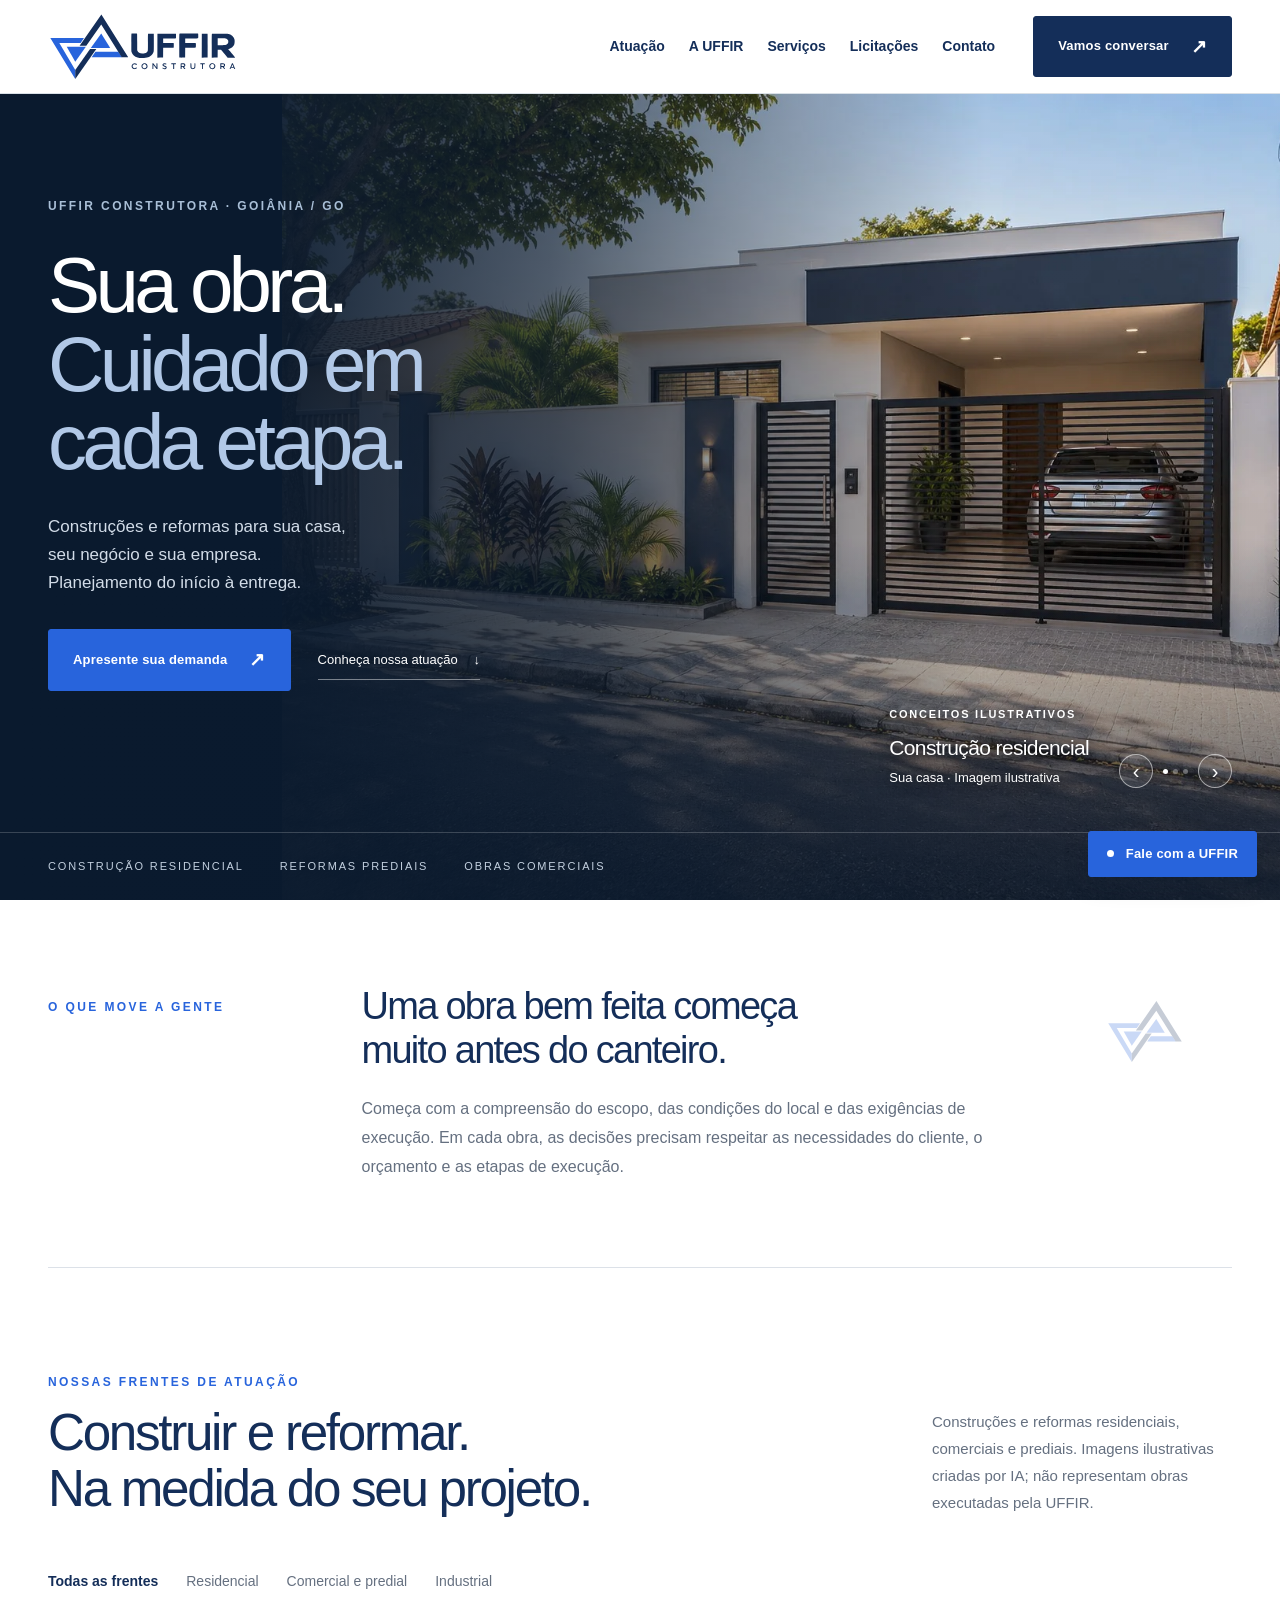
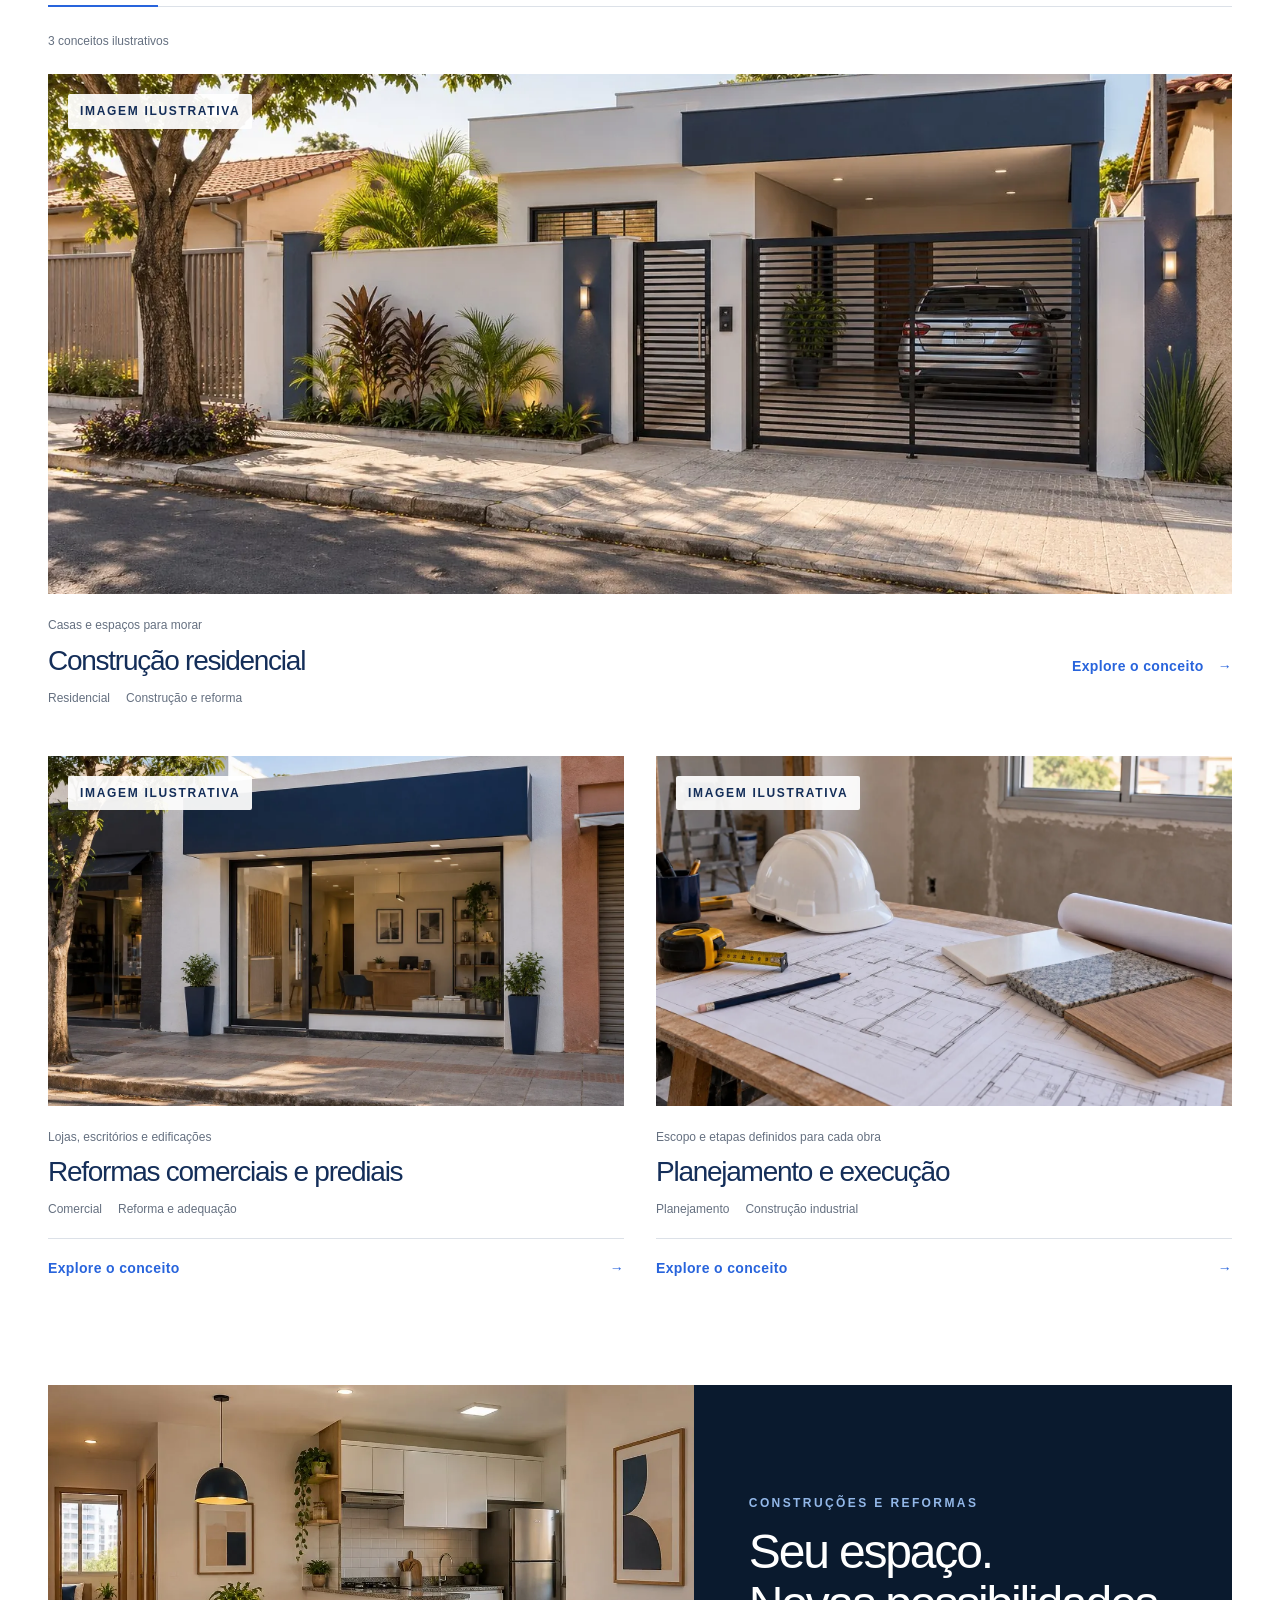
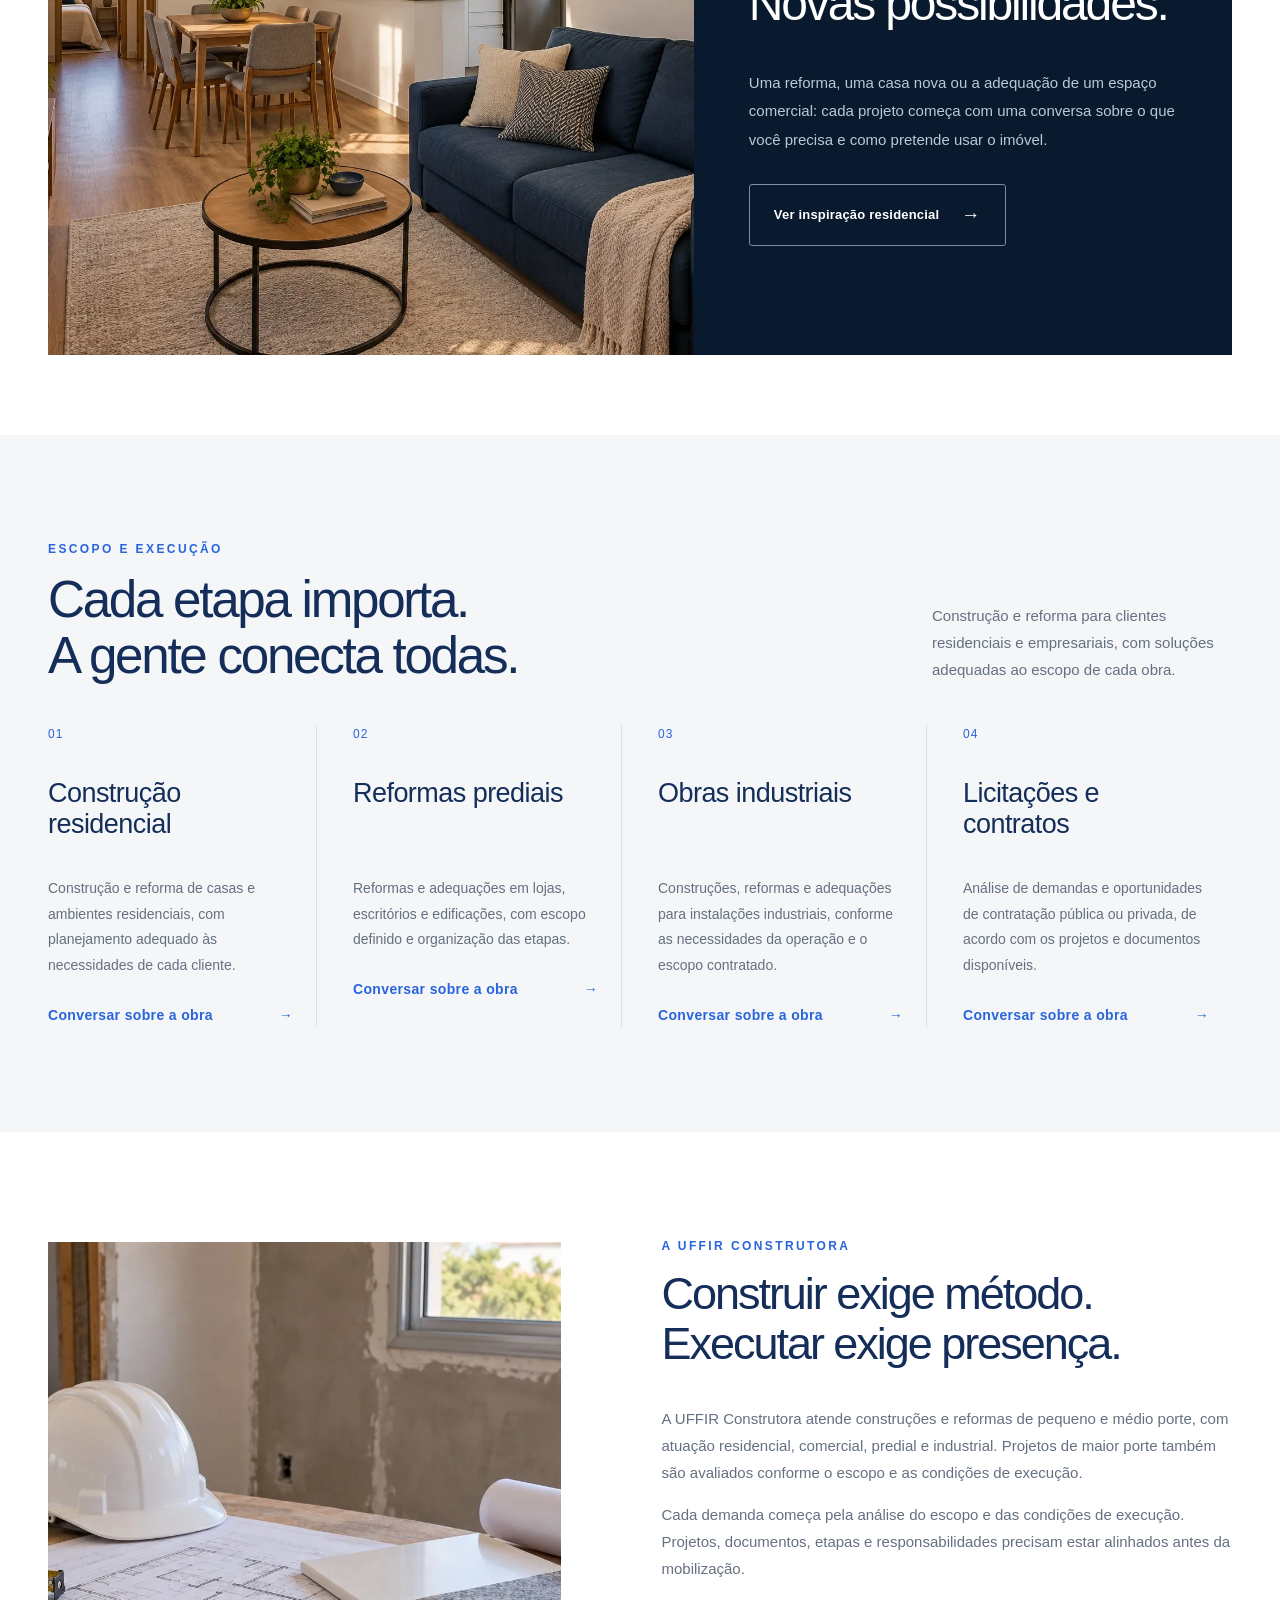
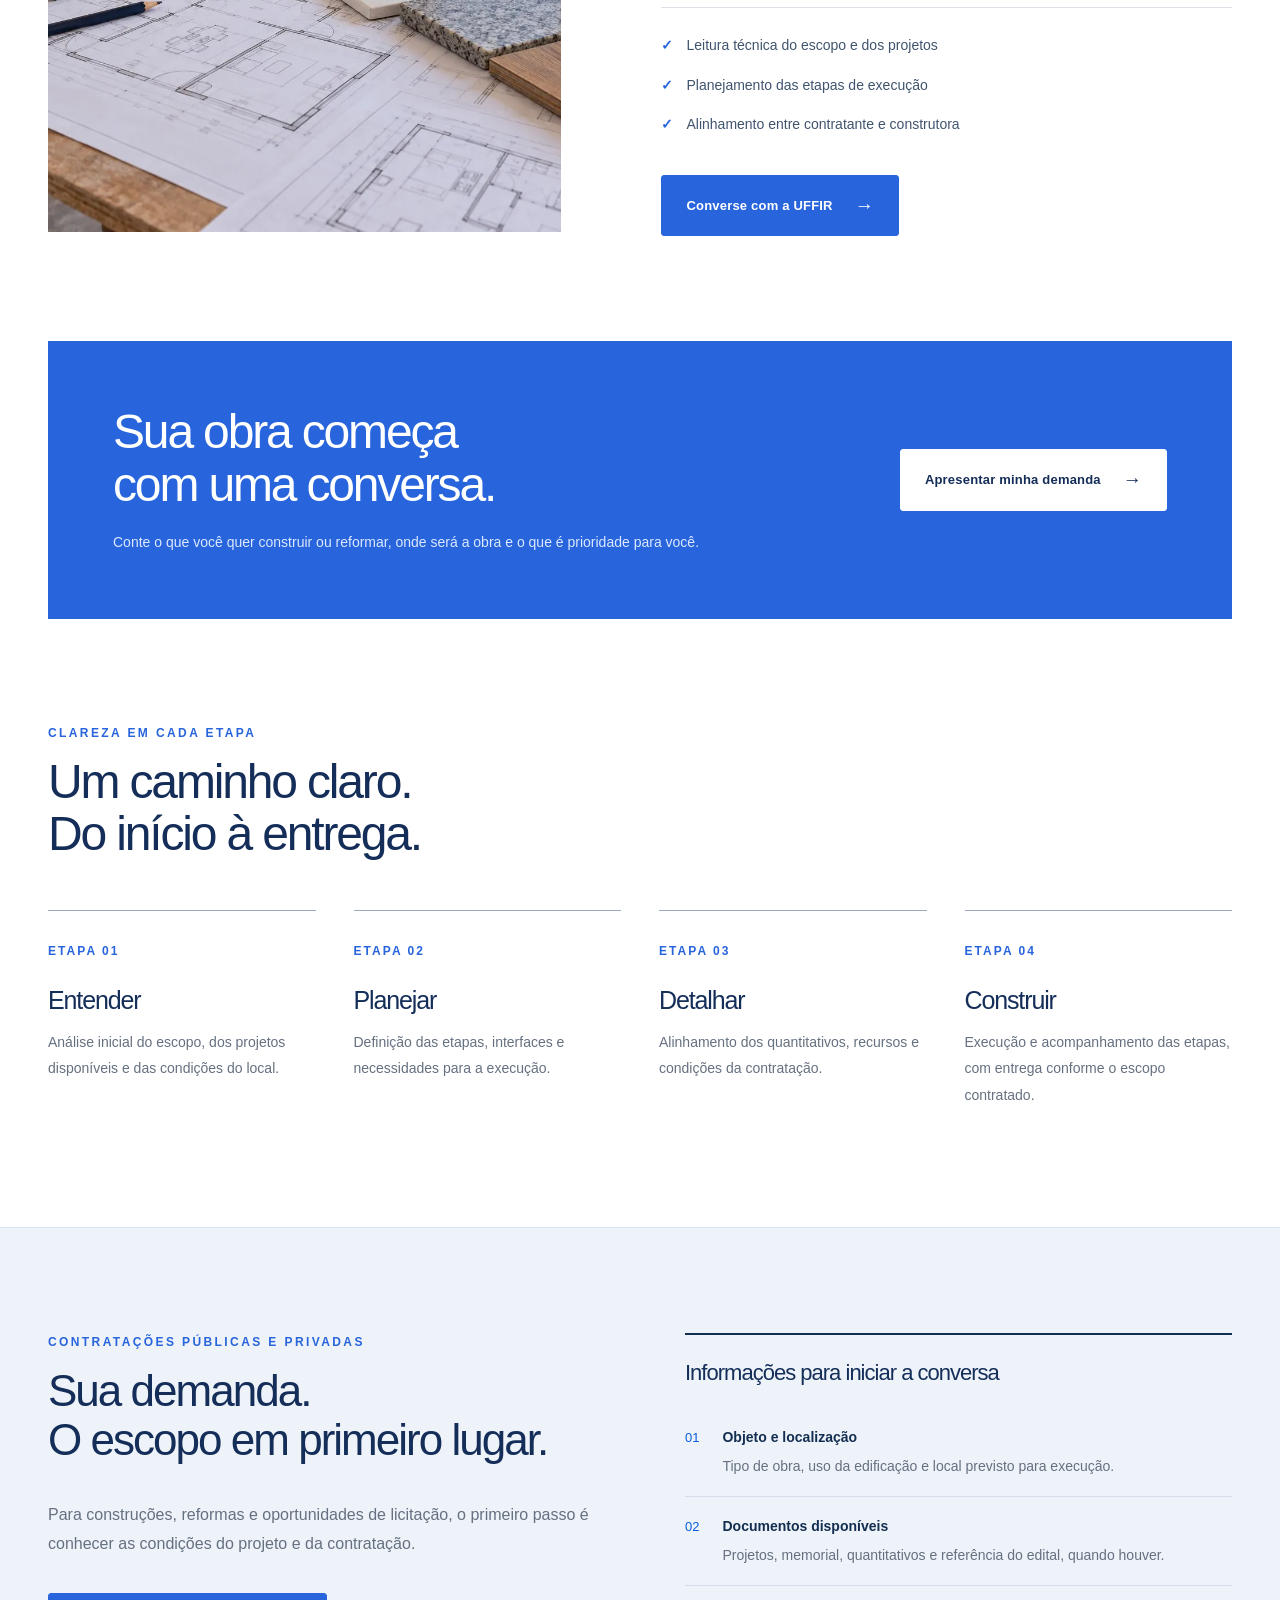
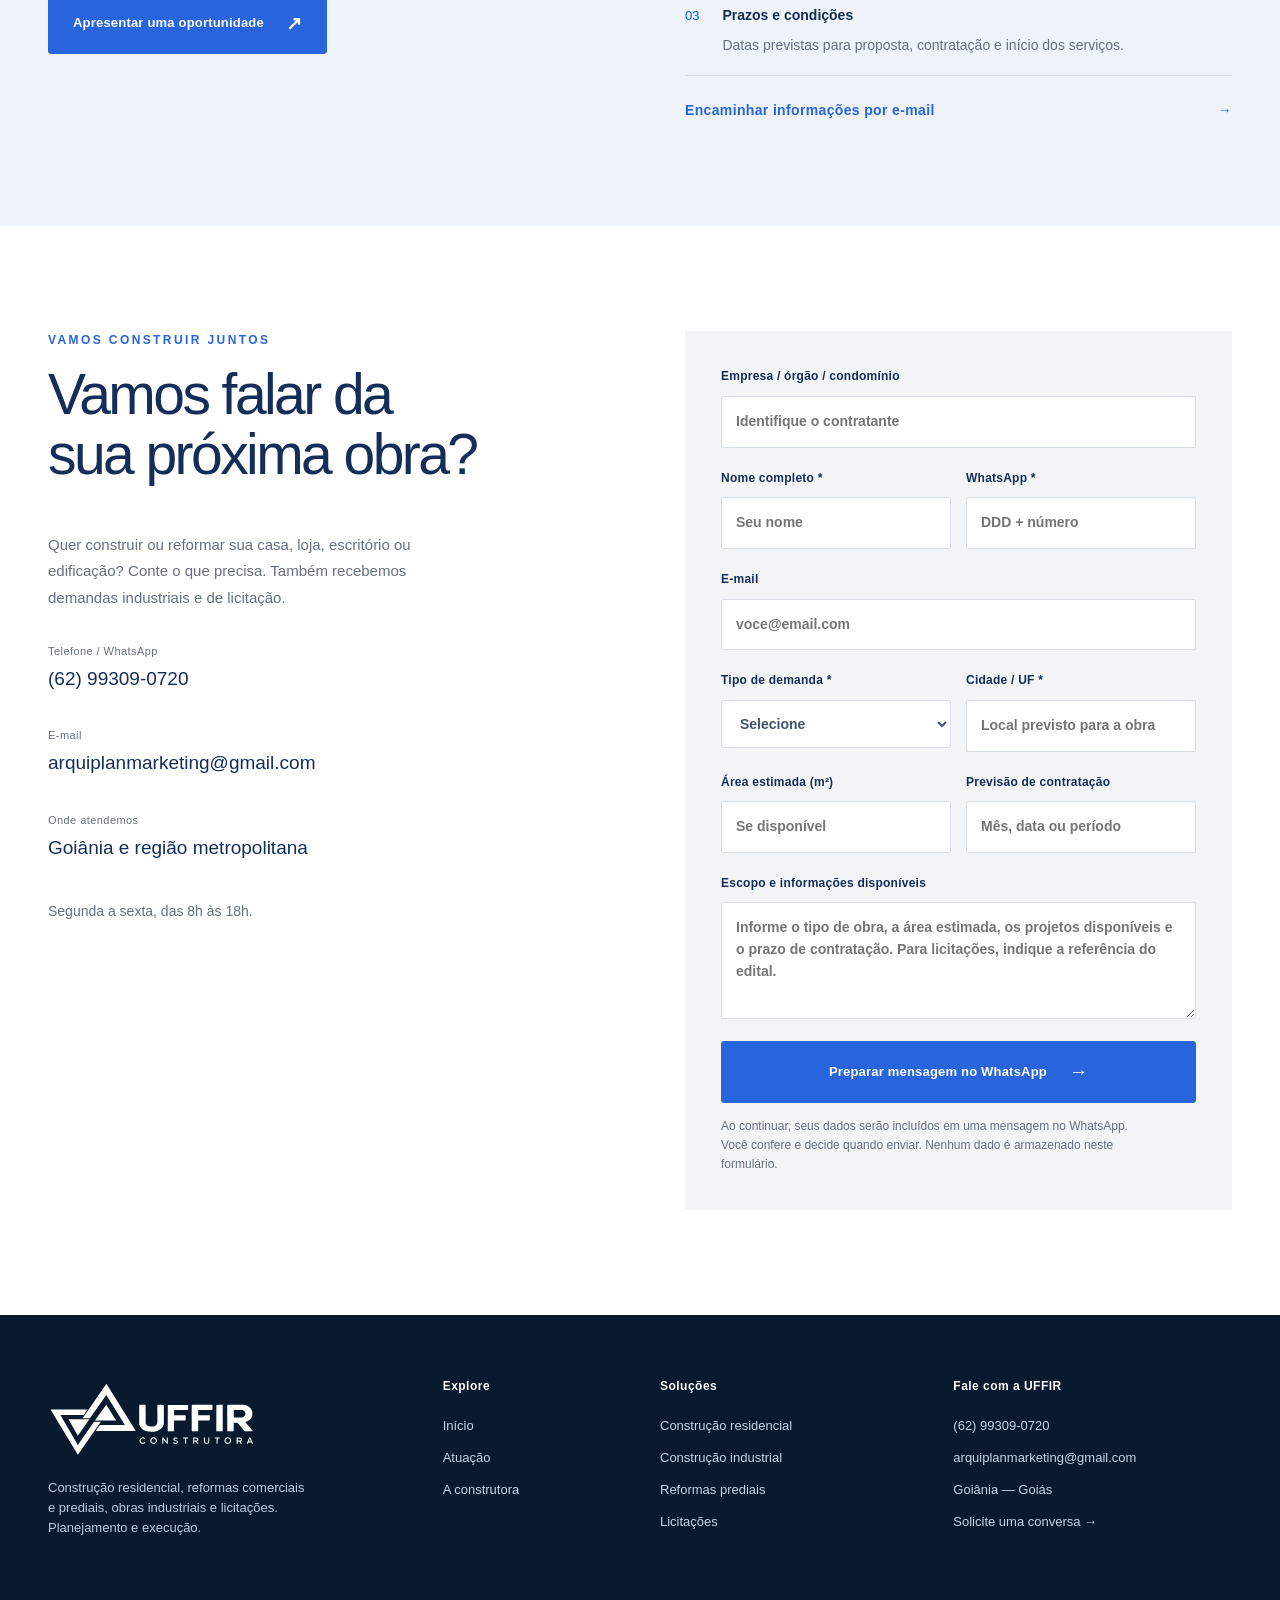
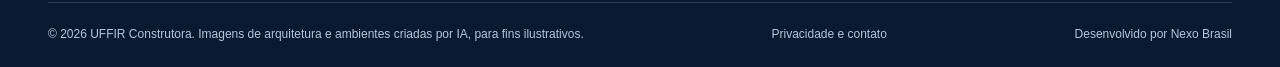
<file: index.html>
<!doctype html>
<html lang="pt-BR">
<head><meta charset="utf-8"><meta name="viewport" content="width=device-width, initial-scale=1"><meta name="theme-color" content="#142E59"><meta name="description" content="UFFIR Construtora: construções e reformas residenciais, comerciais, prediais e industriais em Goiânia. Converse sobre sua obra."><title>UFFIR Construtora | Construções e reformas em Goiânia</title><link rel="icon" type="image/svg+xml" href="images/v-e86c2d29ff.svg"><link rel="canonical" href="https://www.uffir.com.br/"><style>

:root{--navy:#163867;--blue:#0767df;--deep:#102c51;--muted:#697689;--line:#dce2ea;--pale:#f1f5fb;--radius:18px}*{box-sizing:border-box}html{scroll-behavior:smooth;scroll-padding-top:90px}body{margin:0;color:var(--navy);background:#fff;font:16px/1.55 Arial,Helvetica,sans-serif}a{color:inherit;text-decoration:none}button,input,select,textarea{font:inherit}button,a,input,select,textarea{-webkit-tap-highlight-color:transparent}button{cursor:pointer}button:focus-visible,a:focus-visible,input:focus-visible,select:focus-visible,textarea:focus-visible{outline:3px solid #1489ff;outline-offset:4px}img{display:block;max-width:100%}button{color:inherit}h1,h2,h3,p{margin-top:0}h1,h2,h3{line-height:1.15;letter-spacing:-.035em}h2{font-size:clamp(28px,3vw,42px);font-weight:600}h3{font-size:23px;font-weight:600}p{color:var(--muted)}.wrap{width:min(1220px,calc(100% - 64px));margin:auto}.btn{display:inline-flex;align-items:center;justify-content:center;gap:12px;min-height:47px;padding:12px 23px;border-radius:30px;background:var(--blue);color:#fff;border:1px solid var(--blue);font-size:14px;font-weight:600;transition:background .2s,transform .2s}.btn:hover{background:#0654b5;border-color:#0654b5;transform:translateY(-1px)}.btn.outline{background:transparent;color:var(--blue);border-color:#9dbce8}.btn.white{background:#fff;color:var(--navy);border-color:#fff}.btn.ghost{background:transparent;color:#fff;border-color:#8daccd}.eyebrow{display:block;color:var(--blue);font-size:12px;font-weight:700;letter-spacing:.16em;text-transform:uppercase;margin-bottom:14px}.brand{display:flex;align-items:center;gap:9px;flex-shrink:0}.brand img{width:69px;height:65px;object-fit:contain;mix-blend-mode:multiply}.brand strong{display:block;font-size:26px;letter-spacing:-1.2px;line-height:1}.brand small{display:block;letter-spacing:.3em;font-size:10px;margin-top:6px;font-weight:700}.header{height:86px;position:sticky;top:0;z-index:30;background:#fff;box-shadow:0 2px 15px #0a27410d}.header .wrap{display:flex;height:100%;align-items:center;justify-content:space-between;gap:24px}.nav{display:flex;align-items:center;gap:27px;font-size:14px;font-weight:600}.nav a{position:relative;padding:31px 0}.nav a:hover,.nav a.active{color:var(--blue)}.nav a.active:before{position:absolute;content:'';height:4px;border-radius:0 0 4px 4px;background:var(--blue);top:0;left:20%;width:60%}.header-actions{display:flex;align-items:center;gap:12px}.menu{display:none;background:transparent;border:1px solid var(--line);border-radius:8px;padding:8px 12px;font-size:20px}.hero{height:620px;position:relative;background:#173455;isolation:isolate;overflow:hidden}.hero-bg{position:absolute;inset:0;height:100%;width:100%;object-fit:cover;object-position:center 56%;z-index:-2;transition:opacity .3s}.hero:after{content:'';position:absolute;inset:0;background:linear-gradient(90deg,#102d5340,transparent 65%,#06182d55);z-index:-1}.hero .wrap{height:100%;display:flex;align-items:center;justify-content:space-between;gap:55px}.finder{background:#fff;width:490px;flex-shrink:0;padding:34px;border-radius:20px;box-shadow:0 15px 65px #10253c1f}.finder h1{font-size:31px;font-weight:600;margin-bottom:13px}.finder p{font-size:14px;line-height:1.5;margin-bottom:22px}.choice-row{display:flex;gap:7px;margin-bottom:23px;flex-wrap:wrap}.choice{position:relative;flex:1}.choice input{position:absolute;opacity:0}.choice span{display:block;text-align:center;border:1px solid var(--line);border-radius:30px;padding:10px 7px;color:var(--muted);font-size:14px;cursor:pointer}.choice input:checked+span{color:var(--blue);background:#edf5ff;border-color:var(--blue)}.choice input:focus-visible+span{outline:3px solid var(--blue);outline-offset:3px}.fields{display:grid;grid-template-columns:1fr 1fr;gap:14px}.field{display:flex;flex-direction:column;gap:7px;text-align:left;font-size:13px;font-weight:600;color:var(--navy)}input,select,textarea{width:100%;min-width:0;border:1px solid var(--line);border-radius:9px;background:#fff;padding:13px 11px;min-height:47px;color:#43546b;font-size:14px}textarea{resize:vertical}.finder .btn{width:100%;margin-top:21px}.hero-caption{align-self:flex-end;color:#fff;text-align:right;margin-bottom:60px;max-width:370px;text-shadow:0 2px 12px #0006}.hero-caption .eyebrow{color:#fff}.hero-caption h2{font-size:34px;margin-bottom:8px}.hero-caption p{color:#fff;font-size:14px}.slide-controls{display:flex;align-items:center;justify-content:flex-end;gap:10px}.circle{width:40px;height:40px;display:inline-grid;place-items:center;border:1px solid #ffffff8c;border-radius:50%;background:#ffffff15;color:#fff;font-size:24px;line-height:1}.dots{display:flex;gap:7px;margin:0 8px}.dot{width:9px;height:9px;padding:0;border:0;border-radius:50%;background:#ffffff55}.dot[aria-pressed=true]{background:#fff}.leadbar{padding:30px 0;background:var(--pale)}.leadbar .wrap{display:grid;grid-template-columns:1fr 1.8fr;gap:40px;align-items:center}.leadbar h2{font-size:22px;line-height:1.3;margin:0}.quick-form{display:grid;grid-template-columns:1fr 1fr auto;gap:10px}.quick-form label{font-size:12px;color:var(--muted)}.quick-form input{margin-top:3px}.quick-form .btn{align-self:end;min-height:47px}.quick-note{grid-column:1/-1;font-size:12px;color:var(--muted);margin:0}.section{padding:84px 0}.section-head{display:flex;justify-content:space-between;align-items:flex-end;gap:28px;margin-bottom:32px}.section-head h2{margin-bottom:0}.section-head p{font-size:15px;max-width:360px;margin:0}.filters{display:flex;gap:10px;flex-wrap:wrap;margin-bottom:28px}.filter{padding:9px 22px;border:1px solid var(--line);border-radius:26px;font-size:14px;background:white}.filter[aria-pressed=true]{color:#fff;background:var(--navy);border-color:var(--navy)}.grid{display:grid;grid-template-columns:repeat(3,1fr);gap:25px}.project{border:1px solid var(--line);border-radius:18px;overflow:hidden;background:#fff;transition:box-shadow .2s,transform .2s}.project:hover{box-shadow:0 16px 38px #142d5112;transform:translateY(-4px)}.project-img{position:relative;height:272px;overflow:hidden}.project-img img{width:100%;height:100%;object-fit:cover;transition:transform .5s}.project:hover img{transform:scale(1.035)}.badge{position:absolute;top:17px;left:17px;background:#fff;padding:5px 12px;border-radius:20px;font-size:12px;font-weight:600}.project-info{padding:23px}.project-info .location{color:var(--muted);font-size:13px;margin-bottom:10px}.project-info h3{font-size:23px;margin-bottom:16px}.specs{border-top:1px solid #edf0f4;border-bottom:1px solid #edf0f4;padding:13px 0;display:flex;gap:16px;font-size:13px;color:var(--muted);margin-bottom:17px}.text-btn{border:0;background:transparent;padding:0;color:var(--blue);font-size:14px;font-weight:600;display:flex;justify-content:space-between;width:100%;text-align:left}.empty{background:var(--pale);padding:30px;border-radius:18px;grid-column:1/-1}.feature{display:grid;grid-template-columns:1.15fr 1fr;background:var(--pale);border-radius:22px;overflow:hidden}.feature>img{width:100%;height:470px;object-fit:cover}.feature-copy{padding:52px;align-self:center}.feature-copy h2{font-size:37px}.feature-copy p{font-size:16px;line-height:1.75}.service-section{background:#f5f7fa}.services{display:grid;grid-template-columns:repeat(4,1fr);gap:28px}.service{padding:9px 24px 10px 0;border-right:1px solid #dce2eb}.service:last-child{border:0}.service .num{color:#83a6d6;font-size:30px;font-weight:400;display:block;margin-bottom:22px}.service h3{font-size:22px;min-height:52px}.service p{font-size:15px;line-height:1.65;margin-bottom:20px}.institutional{display:grid;grid-template-columns:1fr 1fr;align-items:center;gap:75px}.institutional>img{width:100%;height:450px;object-fit:cover;border-radius:20px}.institutional h2{font-size:42px}.institutional p{line-height:1.8}.check-list{list-style:none;padding:0;margin:25px 0 30px}.check-list li{padding:9px 0;color:#40546e;font-size:15px}.check-list li:before{content:'✓';color:var(--blue);margin-right:13px;font-weight:bold}.cta-band{background:var(--navy);color:#fff;border-radius:22px;padding:42px 50px;display:flex;align-items:center;justify-content:space-between;gap:30px}.cta-band h2{font-size:31px;margin-bottom:10px}.cta-band p{color:#d4e0ef;margin:0}.process{display:grid;grid-template-columns:repeat(4,1fr);gap:30px;margin-top:42px}.step{border-top:2px solid #dce6f4;padding-top:20px}.step span{color:var(--blue);font-size:13px;font-weight:bold}.step h3{margin:14px 0;font-size:21px}.step p{font-size:14px;line-height:1.7}.blog-card{overflow:hidden;border-radius:16px;border:1px solid var(--line)}.blog-card img{height:210px;width:100%;object-fit:cover}.blog-card div{padding:25px}.blog-card small{font-size:12px;color:var(--blue)}.blog-card h3{font-size:22px;margin:11px 0 22px}.contact{background:var(--pale)}.contact-grid{display:grid;grid-template-columns:.85fr 1.15fr;gap:75px}.contact h2{font-size:42px}.contact p{line-height:1.75}.contact-detail{display:block;padding:15px 0;font-size:18px}.contact-detail small{display:block;color:var(--muted);font-size:13px}.contact form{background:#fff;border:1px solid var(--line);border-radius:20px;padding:30px}.contact form .full{grid-column:1/-1}.contact form .btn{width:100%;margin-top:22px}.form-note{font-size:12px!important;margin:14px 0 0;line-height:1.6!important}.footer{background:var(--deep);color:#fff;padding:53px 0 24px}.footer-top{display:grid;grid-template-columns:1.4fr .8fr 1fr 1.2fr;gap:40px}.footer .brand{margin-bottom:20px}.footer .brand img{mix-blend-mode:normal;border-radius:8px;width:53px;height:53px}.footer p{font-size:14px;color:#bacbe0;max-width:265px}.footer h3{font-size:15px;letter-spacing:0;margin-bottom:22px}.footer ul{list-style:none;margin:0;padding:0}.footer li{font-size:14px;color:#c7d4e5;margin:12px 0}.footer a:hover{text-decoration:underline}.footer-bottom{display:flex;justify-content:space-between;border-top:1px solid #ffffff24;padding-top:22px;margin-top:35px;gap:18px;flex-wrap:wrap;font-size:12px;color:#b5c5d9}.floating{position:fixed;right:23px;bottom:23px;z-index:25;box-shadow:0 6px 25px #102d5140;background:var(--blue)}dialog{width:min(1000px,calc(100% - 32px));max-height:90vh;border:0;border-radius:18px;padding:24px;color:var(--navy)}dialog::backdrop{background:#06192ad9}.dialog-head{display:flex;align-items:center;justify-content:space-between;gap:20px;margin-bottom:17px}.dialog-head h2{font-size:25px;margin:0}.close{border:1px solid var(--line);background:white;border-radius:50%;width:39px;height:39px;font-size:26px;flex-shrink:0}.gallery-image{width:100%;height:min(60vh,560px);object-fit:contain;background:#eef2f6;border-radius:8px}.gallery-footer{display:flex;align-items:center;justify-content:space-between;gap:15px;margin-top:15px}.gallery-footer .circle{color:var(--navy);border-color:var(--line);background:#fff;flex-shrink:0}.gallery-footer p{margin:0;font-size:14px;text-align:center}.article-body{font-size:17px;line-height:1.85;padding:10px 15px;max-width:740px;margin:auto}.article-body h3{margin-top:24px}.article-body li{color:var(--muted);margin:12px 0}.article-body .btn{margin:15px 0}.result-note{font-size:14px;color:var(--muted);margin-bottom:18px}[hidden]{display:none!important}@media(min-width:1600px){.hero{height:680px}}@media(max-width:1100px){.nav{gap:15px}.header-actions .outline{display:none}.wrap{width:calc(100% - 40px)}.hero-caption{max-width:280px}.finder{width:460px}.services{gap:20px}.feature-copy{padding:34px}.institutional{gap:40px}.contact-grid{gap:35px}.footer-top{gap:25px}.brand strong{font-size:24px}}@media(max-width:850px){.header{height:76px}.nav{display:none;position:absolute;left:0;top:76px;width:100%;background:white;padding:12px 24px;box-shadow:0 10px 20px #0001}.nav.open{display:flex;flex-direction:column;align-items:stretch;gap:0}.nav a{padding:13px 5px}.nav a.active:before{display:none}.menu{display:block}.header-actions>.btn{display:none}.hero{height:auto;overflow:visible;background:#fff;padding-top:270px}.hero-bg{height:360px;object-position:center 55%;z-index:0}.hero:after{display:none}.hero .wrap{display:block;position:relative;z-index:1}.finder{width:100%;box-shadow:0 8px 35px #1433541c}.hero-caption{display:none}.leadbar{margin-top:30px}.leadbar .wrap{grid-template-columns:1fr;gap:20px}.leadbar h2{max-width:450px}.grid{grid-template-columns:repeat(2,1fr)}.services{grid-template-columns:1fr 1fr;row-gap:30px}.service:nth-child(2){border:0}.feature>img{height:420px}.feature-copy h2{font-size:29px}.institutional h2,.contact h2{font-size:34px}.institutional>img{height:420px}.process{grid-template-columns:1fr 1fr}.footer-top{grid-template-columns:1fr 1fr}.section{padding:58px 0}.contact-grid{grid-template-columns:1fr}.contact-detail{display:inline-block;margin-right:25px}.floating{padding:12px 18px}}@media(max-width:580px){.wrap{width:calc(100% - 32px)}.brand img{width:55px;height:54px}.brand strong{font-size:24px}.brand small{font-size:9px}.finder{padding:25px 20px;border-radius:16px}.finder h1{font-size:27px}.finder .eyebrow{font-size:10px}.fields{gap:12px}.choice span{font-size:13px}.hero{padding-top:235px}.hero-bg{height:300px}.quick-form{grid-template-columns:1fr 1fr}.quick-form .btn{grid-column:1/-1}.section-head{align-items:flex-start;flex-direction:column;gap:16px}.section-head p{max-width:none}.grid{grid-template-columns:1fr}.project-img{height:290px}.feature{grid-template-columns:1fr}.feature>img{height:310px}.feature-copy{padding:30px 25px}.services{gap:18px}.service{padding-right:12px}.service h3{font-size:20px}.service p{font-size:14px}.institutional{grid-template-columns:1fr;gap:30px}.institutional>img{height:360px}.cta-band{flex-direction:column;align-items:flex-start;padding:32px 27px}.cta-band h2{font-size:28px}.process{gap:22px}.contact form{padding:23px 18px}.contact form .fields{grid-template-columns:1fr}.footer-top{gap:30px 20px}.footer-top>div:first-child{grid-column:1/-1}.footer-top>div:last-child{grid-column:1/-1}.floating{font-size:13px;right:14px;bottom:14px}.footer{padding-bottom:80px}.gallery-image{height:45vh}.dialog-head h2{font-size:21px}.article-body{padding:0;font-size:16px}}@media(prefers-reduced-motion:reduce){html{scroll-behavior:auto}*,*:before,*:after{transition:none!important;animation:none!important}}

/* UFFIR — direção autoral / Nexo Brasil */
:root{--navy:#142e59;--blue:#2864dc;--deep:#0a1a2e;--muted:#657080;--line:#dce1e8;--pale:#f2f4f6;--radius:2px}body{font-family:Arial,Helvetica,sans-serif}h1,h2,h3{letter-spacing:-.045em;font-weight:400}.wrap{width:min(1280px,calc(100% - 96px))}.header{height:94px;box-shadow:none;border-bottom:1px solid #d9e0e7}.header .wrap{gap:38px}.brand strong{font-size:29px;letter-spacing:-1.5px}.brand img{width:72px;height:70px}.brand small{font-size:10px;letter-spacing:.37em}.nav{margin-left:auto;gap:33px;font-size:13px}.nav a{padding:35px 0}.header-actions .btn{background:var(--navy);border-color:var(--navy)}.btn{border-radius:3px;min-height:52px;padding:15px 24px;font-size:13px;font-weight:600;letter-spacing:.015em}.btn span{font-size:19px;margin-left:10px}.eyebrow{font-size:11px;letter-spacing:.2em;font-weight:600}.hero{height:calc(100svh - 94px);min-height:670px;max-height:940px;background:var(--deep);position:relative;overflow:hidden}.hero-bg{inset:0 0 0 auto;width:78%;height:100%;object-position:58% 54%;z-index:-2}.hero:after{display:none}.hero-shade{position:absolute;inset:0;z-index:-1;background:linear-gradient(90deg,#0a1a2e 0%,#0a1a2ef5 20%,#0a1a2eb3 43%,#0a1a2e08 77%),linear-gradient(0deg,#071527cc,transparent 45%)}.hero .wrap{position:relative;display:flex;align-items:center;justify-content:flex-start;height:100%;padding-bottom:72px}.hero-story{color:white;max-width:790px;padding:46px 0 80px}.hero-story .eyebrow{color:#a9bfd7;margin-bottom:30px}.hero-story h1{font-size:clamp(54px,6.1vw,92px);line-height:1.01;margin:0 0 31px;letter-spacing:-.06em;font-weight:400}.hero-story h1 em{font-style:normal;color:#b1c8e7}.hero-story p{font-size:17px;font-weight:400;color:#d2dce8;line-height:1.65;margin-bottom:32px}.hero-buttons{display:flex;align-items:center;gap:27px}.hero-link{font-size:13px;color:white;border-bottom:1px solid #ffffff70;padding:9px 0}.hero-link span{margin-left:12px}.hero-caption{position:absolute;right:0;bottom:112px;display:flex;align-items:flex-end;gap:30px;margin:0;text-align:left;max-width:480px;text-shadow:0 2px 14px #0008}.hero-caption .eyebrow{font-size:9px;letter-spacing:.16em;margin-bottom:12px}.hero-caption h2{font-size:21px;letter-spacing:-.03em;line-height:1.2}.hero-caption p{font-size:12px;margin:8px 0 0}.circle{width:34px;height:34px;font-size:20px}.dots{margin:0;gap:5px}.dot{width:5px;height:5px}.hero-bottom{position:absolute;bottom:0;left:0;width:100%;border-top:1px solid #ffffff30;min-height:68px;color:#c3d0df;display:flex;align-items:center;gap:36px;padding:20px 48px;font-size:10px;letter-spacing:.17em}.hero-bottom a{margin-left:auto;color:#fff;font-size:10px}.manifesto{padding:85px 0;display:grid;grid-template-columns:.8fr 2fr .4fr;gap:35px;align-items:start;border-bottom:1px solid var(--line)}.manifesto>.eyebrow{padding-top:12px;line-height:1.7}.manifesto h2{font-size:38px;line-height:1.15;margin-bottom:23px}.manifesto p{max-width:630px;font-size:16px;line-height:1.8;margin-bottom:0}.manifesto-mark{font-size:92px;font-weight:300;letter-spacing:-.12em;color:#d9e4f0;line-height:1}.section{padding:105px 0}.section-head{margin-bottom:42px;align-items:flex-end}.section-head h2{font-size:clamp(38px,4vw,58px);line-height:1.08;font-weight:400}.section-head p{max-width:300px;font-size:15px;line-height:1.8}.filters{gap:28px;border-bottom:1px solid var(--line);margin-bottom:25px}.filter{border:0;border-radius:0;background:transparent;padding:13px 0;font-size:13px;color:var(--muted);position:relative}.filter[aria-pressed=true]{color:var(--navy);background:transparent;font-weight:600}.filter[aria-pressed=true]:after{position:absolute;content:'';bottom:-1px;left:0;height:2px;width:100%;background:var(--blue)}.result-note{font-size:12px;margin-bottom:24px}.grid{gap:32px}#projectGrid{grid-template-columns:1fr 1fr;gap:48px 32px}.project{border:0;border-radius:0;box-shadow:none!important}.project:hover{transform:none}.project:first-child{grid-column:1/-1}.project:first-child .project-img{height:520px}.project-img{height:350px}.badge{top:20px;left:20px;border-radius:2px;font-size:10px;text-transform:uppercase;letter-spacing:.14em;padding:8px 12px;background:#ffffffed}.project-info{padding:22px 0 0;position:relative}.project-info h3{font-size:28px;font-weight:400;margin-bottom:12px}.project-info .location{font-size:12px}.specs{border-top:0;display:flex;border-bottom:1px solid var(--line);padding:0 0 19px;margin-bottom:19px;font-size:12px}.text-btn{font-size:12px;letter-spacing:.025em}.project:first-child .project-info{display:grid;grid-template-columns:1fr 1fr}.project:first-child .location{grid-column:1/-1}.project:first-child h3{grid-column:1}.project:first-child .specs{grid-column:1;border:0;margin:0;padding-bottom:0}.project:first-child .text-btn{grid-column:2;grid-row:2;align-self:center;justify-self:end;max-width:160px}.feature{width:100%;border-radius:0;grid-template-columns:1.2fr 1fr;background:var(--deep);color:#fff}.feature>img{height:570px}.feature-copy{padding:55px}.feature-copy .eyebrow{color:#93b8e9}.feature-copy h2{font-size:48px;font-weight:400;line-height:1.07}.feature-copy p{font-size:15px;color:#b9c8db;line-height:1.9;margin-bottom:30px}.feature-copy .btn{background:transparent;border:1px solid #7890ac;color:white}.service-section{background:#f4f6f8}.services{gap:36px}.service{padding:0 23px 0 0;border-right:1px solid #d9e1ea}.service .num{font-size:13px;letter-spacing:.1em;margin-bottom:35px;color:var(--blue)}.service h3{font-size:27px;line-height:1.12;font-weight:400;min-height:63px}.service p{font-size:14px;line-height:1.85;margin-bottom:26px}.institutional{grid-template-columns:.9fr 1fr;gap:100px}.institutional>img{height:590px;border-radius:0;object-position:50% 45%}.institutional h2{font-size:45px;line-height:1.09;font-weight:400}.institutional p{font-size:15px}.check-list{border-top:1px solid var(--line);padding-top:18px}.check-list li{font-size:14px}.cta-band{border-radius:0;padding:65px;background:var(--blue)}.cta-band h2{font-size:48px;line-height:1.1;font-weight:400}.cta-band p{font-size:14px;color:#dce9fe;margin-top:20px}.process{gap:38px;margin-top:50px}.step{padding-top:27px;border-top:1px solid #9baabd}.step span{font-size:10px;letter-spacing:.17em}.step h3{font-size:25px;font-weight:400;margin-top:23px}.step p{font-size:14px;line-height:1.9}#processo h2{font-size:48px;line-height:1.08}.blog-card{border:0;border-radius:0;background:transparent}.blog-card img{height:240px}.blog-card div{padding:24px 0}.blog-card small{font-size:10px;letter-spacing:.15em}.blog-card h3{font-weight:400;font-size:25px;line-height:1.15}.contact{background:#fff}.contact-grid{grid-template-columns:1fr 1fr;gap:90px}.contact h2{font-size:57px;font-weight:400;line-height:1.06}.contact p{max-width:420px;font-size:15px}.contact-detail{font-size:19px;padding:17px 0}.contact-detail small{font-size:11px;letter-spacing:.04em;margin-bottom:4px}.contact form{padding:36px;background:var(--pale);border:0;border-radius:0}.field{font-size:11px;letter-spacing:.02em;gap:10px}input,select,textarea{border-radius:2px;border-color:#d9dfe7;font-size:14px;padding:14px}.fields{gap:21px 15px}.form-note{font-size:11px!important}.footer{padding-top:65px;background:var(--deep)}.footer .brand img{border-radius:2px}.footer-top{grid-template-columns:1.4fr .7fr 1fr 1.1fr;gap:40px}.footer h3{font-size:12px;letter-spacing:.04em;font-weight:600}.footer li,.footer p{font-size:13px}.footer-bottom{margin-top:50px;font-size:10px}.floating{border-radius:3px;font-size:12px;min-height:44px;padding:12px 18px;box-shadow:0 7px 25px #06152d30}.floating:before{content:'';width:7px;height:7px;border-radius:50%;background:#fff}.empty{border-radius:0}.gallery-image{border-radius:0}dialog{border-radius:3px}.btn:hover{transform:none}.article-body p{font-size:16px}
@media(min-width:1600px){.hero{height:800px}.hero-story h1{font-size:112px}}@media(max-width:1200px){.wrap{width:calc(100% - 64px)}.header .wrap{gap:25px}.nav{gap:22px}.hero-story h1{font-size:78px}.hero-story{max-width:640px}.hero-caption{right:0;bottom:100px}.hero-caption h2{font-size:17px}.hero-caption .slide-controls{gap:6px}.hero-caption .dots{display:none}.hero-buttons{gap:20px}.institutional{gap:55px}.feature-copy{padding:40px}.feature-copy h2{font-size:40px}.contact-grid{gap:50px}.contact h2{font-size:48px}.service h3{font-size:23px}}@media(max-width:1000px){.nav{gap:17px}.nav a{font-size:12px}.header-actions .btn{font-size:11px;padding:12px 16px}.hero-story h1{font-size:70px}.hero-caption{bottom:90px}.hero-story{padding-bottom:135px}.hero-story p{font-size:16px}.manifesto{grid-template-columns:.8fr 2fr}.manifesto-mark{display:none}.manifesto h2{font-size:32px}.feature>img{height:510px}.feature-copy h2{font-size:35px}.institutional h2{font-size:37px}.services{gap:24px}.cta-band{padding:48px}.cta-band h2{font-size:39px}.contact-grid{gap:35px}.contact h2{font-size:43px}.contact form{padding:27px}.footer-top{gap:25px}}@media(max-width:850px){.header{height:80px}.header .wrap{gap:20px}.nav{top:80px;margin:0}.nav a{font-size:14px;padding:14px}.hero{min-height:760px;height:calc(100svh - 80px);max-height:900px;padding:0;background:var(--deep);overflow:hidden}.hero-bg{width:100%;height:100%;inset:0;z-index:-2;object-position:58% 50%}.hero-shade{background:linear-gradient(90deg,#071629e6,#07162955),linear-gradient(0deg,#071629de,transparent 70%)}.hero .wrap{display:flex;align-items:center;height:100%;z-index:auto;padding-bottom:60px}.hero-story{padding:35px 0 115px;max-width:650px}.hero-story h1{font-size:76px}.hero-caption{display:flex;left:0;right:0;bottom:100px;max-width:none;justify-content:space-between}.hero-caption h2{font-size:19px}.hero-caption .eyebrow{display:none}.hero-caption .dots{display:flex}.hero-caption p{font-size:11px}.hero-bottom{padding:21px 32px;gap:28px;font-size:9px}.hero-bottom a{display:none}.manifesto{padding:65px 0;gap:25px;grid-template-columns:1fr}.manifesto>.eyebrow{padding:0;margin:0}.manifesto h2{font-size:38px}.section{padding:75px 0}.section-head h2{font-size:43px}.section-head p{max-width:255px;font-size:14px}#projectGrid{gap:35px 24px}.project:first-child .project-img{height:420px}.project-img{height:280px}.project-info h3{font-size:24px}.feature>img{height:490px}.feature-copy{padding:29px}.feature-copy h2{font-size:34px}.feature-copy p{font-size:14px}.services{grid-template-columns:1fr 1fr;gap:38px}.service h3{font-size:29px;min-height:62px}.institutional{gap:40px}.institutional>img{height:530px}.institutional h2{font-size:35px}.institutional p{font-size:14px}.cta-band h2{font-size:37px}.contact-grid{grid-template-columns:1fr;gap:35px}.contact h2{font-size:49px}.contact-detail{display:block}.contact form{padding:35px}.footer-top{grid-template-columns:1fr 1fr}.process{grid-template-columns:1fr 1fr;gap:35px}.blog-card h3{font-size:23px}}
@media(max-width:580px){.wrap{width:calc(100% - 40px)}.header{height:76px}.header .brand img{width:53px;height:54px}.header .brand strong{font-size:25px}.header .brand small{font-size:8px}.nav{top:76px}.menu{border:0;padding:6px;font-size:24px}.hero{height:760px;min-height:0;max-height:none}.hero .wrap{padding-bottom:65px;align-items:flex-start}.hero-story{padding:69px 0 0}.hero-story .eyebrow{font-size:9px;letter-spacing:.14em;margin-bottom:28px}.hero-story h1{font-size:clamp(46px,12vw,68px);line-height:1.06;letter-spacing:-.055em;margin-bottom:27px}.hero-story p{font-size:14px;line-height:1.8;margin-bottom:26px}.hero-bg{object-position:60% 50%}.hero-shade{background:linear-gradient(90deg,#08192dec 0%,#08192da8 60%,#08192d70),linear-gradient(0deg,#08192dc9,transparent 40%)}.hero-buttons{flex-direction:column;align-items:flex-start;gap:15px}.hero-buttons .btn{padding:14px 21px;font-size:12px;min-height:50px}.hero-link{font-size:12px;padding:5px 0}.hero-caption{bottom:95px;gap:15px}.hero-caption h2{font-size:18px;margin-bottom:4px}.hero-caption p{font-size:10px}.hero-caption .circle{width:30px;height:30px}.hero-caption .dots{display:none}.hero-bottom{min-height:61px;padding:20px;gap:0;justify-content:space-between;font-size:8px;letter-spacing:.12em}.manifesto{padding:54px 0}.manifesto h2{font-size:29px;line-height:1.2}.manifesto p{font-size:14px;line-height:1.9}.section{padding:58px 0}.section-head{gap:21px;margin-bottom:30px}.section-head h2{font-size:37px}.section-head p{max-width:none;font-size:14px}.filters{gap:22px;flex-wrap:nowrap;overflow:auto;white-space:nowrap}.filter{font-size:12px;flex-shrink:0}.result-note{font-size:11px}#projectGrid{grid-template-columns:1fr;gap:36px}.project:first-child{grid-column:auto}.project:first-child .project-img,.project-img{height:300px}.project:first-child .project-info{display:block}.project:first-child .specs{border-bottom:1px solid var(--line);padding-bottom:18px;margin-bottom:18px}.project:first-child .text-btn{max-width:none}.project-info h3{font-size:26px}.badge{top:15px;left:15px;font-size:9px}.feature{grid-template-columns:1fr}.feature>img{height:340px}.feature-copy{padding:35px 26px}.feature-copy h2{font-size:38px}.feature-copy p{font-size:14px}.feature-copy .btn{font-size:12px}#servicos{margin-top:58px!important}.services{grid-template-columns:1fr;gap:28px}.service,.service:nth-child(2){border:0;border-bottom:1px solid var(--line);padding:0 0 28px;position:relative}.service:last-child{padding-bottom:0;border:0}.service .num{margin:0 0 16px}.service h3{font-size:29px;min-height:0;margin-bottom:15px}.service h3 br{display:none}.service p{font-size:14px;margin-bottom:20px;max-width:340px}.institutional{grid-template-columns:1fr;gap:34px}.institutional>img{height:420px}.institutional h2{font-size:36px}.institutional p{font-size:14px}.cta-band{padding:36px 27px;gap:29px;align-items:flex-start;flex-direction:column}.cta-band h2{font-size:34px}.cta-band p{font-size:13px;line-height:1.8}.cta-band .btn{font-size:12px}#processo h2{font-size:37px}.process{gap:30px 24px;margin-top:35px}.step h3{font-size:23px}.step p{font-size:13px}.step span{font-size:9px}.grid{grid-template-columns:1fr}.blog-card img{height:230px}.blog-card h3{font-size:26px}.blog-card div{padding:20px 0 6px}.contact h2{font-size:43px}.contact p{font-size:14px}.contact-detail{font-size:17px;word-break:break-word}.contact form{padding:27px 20px}.contact form .fields{grid-template-columns:1fr;gap:20px}.footer-top{gap:30px}.footer .brand strong{font-size:27px}.footer-bottom{margin-top:30px;line-height:1.8}.floating{font-size:10px;padding:11px 13px;gap:8px;min-height:40px}.floating:before{width:5px;height:5px}.footer{padding-top:48px}.gallery-image{height:42vh}}

/* Finalização: tipografia, navegação e contratação */
.skip-link{position:fixed;left:16px;top:-100px;z-index:100;background:white;color:#132e50;padding:12px 18px}.skip-link:focus{top:12px}.nav{gap:24px}.hero-story h1{font-size:clamp(48px,6.1vw,89px)}.hero-story{max-width:800px}.hero-caption{max-width:400px}.hero-caption .eyebrow{font-size:11px}.hero-caption p{font-size:13px}.hero-bottom{font-size:11px}.hero-bottom a{font-size:11px}.eyebrow{font-size:12px}.brand small{font-size:11px}.result-note,.badge,.field,.form-note,.step span,.service .num{font-size:12px!important}.procurement{background:#eef3f9;border-top:1px solid #dbe4ef}.procurement-grid{display:grid;grid-template-columns:1fr 1fr;gap:90px}.procurement h2{font-size:44px;line-height:1.12}.procurement p{line-height:1.8}.procurement .btn{margin-top:18px}.procurement-list{border-top:2px solid #132e50;padding-top:25px}.procurement-list h3{font-size:22px}.procurement-list>div{display:flex;gap:23px;border-bottom:1px solid #d4deeb;padding:17px 0}.procurement-list>div>span{color:#075ee0;font-size:13px;padding-top:3px}.procurement-list p{font-size:14px;margin:0}.procurement-list strong{display:block;font-weight:600;color:#132e50;margin-bottom:4px}.procurement-list .text-btn{margin-top:24px;font-size:14px}#projectGrid .project:first-child:not(:last-child){grid-column:1/-1}.footer-bottom{font-size:12px}.text-btn,.filter,.nav{font-size:14px}.floating{font-size:13px}.contact form .btn{white-space:normal}.contact-detail{overflow-wrap:anywhere}
@media(min-width:851px) and (max-width:1080px){.nav{gap:14px}.nav a{font-size:12px}.header .wrap{gap:18px}.header-actions .btn{padding:12px 14px;font-size:12px}.brand strong{font-size:25px}.brand img{width:57px;height:58px}}
@media(max-width:850px){.nav a{font-size:16px}.procurement-grid{grid-template-columns:1fr;gap:35px}.hero-story h1{font-size:clamp(49px,8.5vw,72px)}.hero-caption{max-width:none}.hero-caption p{font-size:12px}.hero-bottom{font-size:10px}.header .brand small{font-size:10px}}
@media(max-width:580px){.hero{height:800px}.hero-story{padding-top:56px}.hero-story h1{font-size:clamp(38px,10.5vw,61px);line-height:1.08}.hero-story .eyebrow{font-size:10px}.hero-caption h2{font-size:19px}.hero-caption p{font-size:12px}.hero-bottom{font-size:9px}.procurement h2{font-size:34px}.procurement-list h3{font-size:23px}.filters{gap:22px}.filter{font-size:14px}.hero-link{font-size:14px}.field{font-size:13px!important}input,select,textarea{font-size:16px}.brand small{font-size:10px}.footer-bottom{font-size:12px}.hero-buttons .btn{font-size:14px}.footer li,.footer p{font-size:14px}.step p{font-size:14px}}

.service h3{word-spacing:normal;letter-spacing:-.02em;overflow-wrap:normal;hyphens:none;min-height:2.6em}.service h3 br{display:initial}@media(max-width:580px){.service h3{min-height:0}.hero-bottom{font-size:8px;letter-spacing:.06em;gap:10px}}

/* Aplicação da identidade UFFIR no formato original. */
.brand img,.header .brand img{width:190px;height:71px;object-fit:contain;mix-blend-mode:normal}
.footer .brand img{width:208px;height:78px;object-fit:contain;border-radius:0;mix-blend-mode:normal}
.manifesto-mark img{width:104px;height:auto;opacity:.24}
@media(min-width:851px) and (max-width:1080px){.header .brand img{width:156px;height:58px}.header .wrap{gap:16px}.nav{gap:13px}.header-actions .btn{font-size:11px;padding:12px}}
@media(max-width:580px){.header .brand img{width:158px;height:59px}.footer .brand img{width:196px;height:73px}}
.privacy-page .header{position:static}.privacy-content{max-width:850px;padding-block:75px 95px}.privacy-content h1{font-size:42px}.privacy-content h2{font-size:24px;margin:32px 0 14px}.privacy-content p{line-height:1.85}.privacy-content a{text-decoration:underline;text-underline-offset:3px;color:var(--blue)}
@media(max-width:580px){.privacy-content{padding-block:45px 65px}.privacy-content h1{font-size:34px}.privacy-page .header .btn{font-size:11px;min-height:42px;padding:9px 12px}}


/* --- status do formulario --- */
.form-status{margin:14px 0 0;padding:12px 14px;border-radius:4px;font-size:14px;line-height:1.45;border:1px solid var(--line);background:var(--pale);color:var(--navy)}
.form-status.ok{border-color:#b7e0c2;background:#eff9f2;color:#14663a}
.form-status.warn{border-color:#f0d9a8;background:#fdf7e9;color:#7a5510}
button[type=submit][disabled]{opacity:.65;cursor:progress}

/* --- tablet / iPad retrato e paisagem --- */
@media(min-width:581px) and (max-width:1024px){
  .wrap{width:calc(100% - 56px)}
  .contact-grid{grid-template-columns:1fr;gap:44px}
  .institutional{grid-template-columns:1fr;gap:34px}
  .feature{grid-template-columns:1fr}
  .process{grid-template-columns:repeat(2,1fr);gap:28px}
  .services{grid-template-columns:repeat(2,1fr)}
  .footer-top{grid-template-columns:repeat(2,1fr);gap:36px}
  .cta-band{flex-direction:column;align-items:flex-start;gap:24px}
  .procurement-grid{grid-template-columns:1fr;gap:35px}
}

/* --- celular --- */
@media(max-width:580px){
  .process,.services,.fields,.procurement-grid{grid-template-columns:1fr}
  .footer-top{grid-template-columns:1fr;gap:30px}
  .contact-grid,.institutional,.feature{grid-template-columns:1fr}
  .cta-band{flex-direction:column;align-items:flex-start;gap:20px}
  .btn.floating{left:16px;right:16px;bottom:16px;justify-content:center;text-align:center}
  img{max-width:100%;height:auto}
}

/* alvos de toque confortaveis em telas de toque */
@media(hover:none){
  .nav a,.footer a,.contact-detail{min-height:44px;display:flex;align-items:center}
  .footer ul li a{padding:2px 0}
}
</style><meta name="color-scheme" content="light"><meta property="og:type" content="website"><meta property="og:locale" content="pt_BR"><meta property="og:title" content="UFFIR Construtora | Construções e reformas em Goiânia"><meta property="og:description" content="Construções e reformas residenciais, comerciais, prediais e industriais. Conheça a UFFIR Construtora."><meta property="og:site_name" content="UFFIR Construtora"><meta property="og:url" content="https://www.uffir.com.br/">
<script type="application/ld+json">
{
  "@context": "https://schema.org",
  "@type": "Organization",
  "name": "UFFIR Construtora",
  "url": "https://www.uffir.com.br/",
  "email": "arquiplanmarketing@gmail.com",
  "telephone": "+55 62 99309-0720",
  "address": {
    "@type": "PostalAddress",
    "addressLocality": "Goiânia",
    "addressRegion": "GO",
    "addressCountry": "BR"
  }
}
</script>
<script type="application/ld+json">
{
  "@context": "https://schema.org",
  "@type": "WebSite",
  "name": "UFFIR Construtora",
  "url": "https://www.uffir.com.br/"
}
</script>

<body><a class="skip-link" href="#inicio">Ir para o conteúdo</a>
<header class="header"><div class="wrap"><a class="brand" href="#inicio" aria-label="UFFIR Construtora — início"><img src="images/v-2829adcae1.svg" alt="UFFIR Construtora" width="196" height="73"></a><nav class="nav" id="nav" aria-label="Menu principal"><a href="#projetos">Atuação</a><a href="#institucional">A UFFIR</a><a href="#servicos">Serviços</a><a href="#licitacoes">Licitações</a><a href="#contato">Contato</a></nav><div class="header-actions"><a class="btn" href="#contato">Vamos conversar <span>↗</span></a><button class="menu" aria-label="Abrir menu" aria-expanded="false" aria-controls="nav">☰</button></div></div></header>
<main id="inicio">
<section class="hero" aria-label="UFFIR Construtora"><img id="heroImage" fetchpriority="high" decoding="async" width="1536" height="1024" class="hero-bg" src="images/v-18d633a3ef.webp" alt="Casa térrea — imagem ilustrativa criada por IA"><div class="hero-shade"></div><div class="wrap"><div class="hero-story"><span class="eyebrow">UFFIR CONSTRUTORA · GOIÂNIA / GO</span><h1>Sua obra. <br> <em>Cuidado em <br> cada etapa.</em></h1><p>Construções e reformas para sua casa,<br>seu negócio e sua empresa.<br>Planejamento do início à entrega.</p><div class="hero-buttons"><a class="btn" href="#contato">Apresente sua demanda <span>↗</span></a><a class="hero-link" href="#projetos">Conheça nossa atuação <span>↓</span></a></div></div><div class="hero-caption"><div><span class="eyebrow">CONCEITOS ILUSTRATIVOS</span><h2 id="heroTitle">Construção residencial</h2><p id="heroSubtitle">Sua casa · Imagem ilustrativa</p></div><div class="slide-controls"><button class="circle" id="heroPrev" aria-label="Destaque anterior">‹</button><div class="dots"><button class="dot" data-slide="0" aria-label="Ver inspiração residencial" aria-pressed="true"></button><button class="dot" data-slide="1" aria-label="Ver reforma comercial" aria-pressed="false"></button><button class="dot" data-slide="2" aria-label="Ver reforma" aria-pressed="false"></button></div><button class="circle" id="heroNext" aria-label="Próximo destaque">›</button></div></div></div><div class="hero-bottom"><span>CONSTRUÇÃO RESIDENCIAL</span><span>REFORMAS PREDIAIS</span><span>OBRAS COMERCIAIS</span><a href="#institucional">CONHEÇA A UFFIR ↓</a></div></section>
<section class="manifesto wrap"><span class="eyebrow">O QUE MOVE A GENTE</span><div><h2>Uma obra bem feita começa <br> muito antes do canteiro.</h2><p>Começa com a compreensão do escopo, das condições do local e das exigências de execução. Em cada obra, as decisões precisam respeitar as necessidades do cliente, o orçamento e as etapas de execução.</p></div><span class="manifesto-mark" aria-hidden="true"><img src="images/v-c738ccb034.svg" alt="" width="104" height="93"></span></section>
<section class="section" id="projetos"><div class="wrap"><div class="section-head"><div><span class="eyebrow">NOSSAS FRENTES DE ATUAÇÃO</span><h2>Construir e reformar. <br> Na medida do seu projeto.</h2></div><p>Construções e reformas residenciais, comerciais e prediais. Imagens ilustrativas criadas por IA; não representam obras executadas pela UFFIR.</p></div><div class="filters" aria-label="Filtrar áreas de atuação"><button class="filter" data-filter="all" aria-pressed="true">Todas as frentes</button><button class="filter" data-filter="res" aria-pressed="false">Residencial</button><button class="filter" data-filter="pred" aria-pressed="false">Comercial e predial</button><button class="filter" data-filter="ind" aria-pressed="false">Industrial</button></div><p class="result-note" id="result" aria-live="polite"></p><div class="grid" id="projectGrid"></div><noscript><p>Construção industrial, reformas prediais e construção residencial. Para apresentar sua demanda, entre em contato pelo telefone ou e-mail informados abaixo.</p></noscript></div></section>
<section class="wrap" aria-label="Conceito ilustrativo em destaque"><div class="feature"><img src="images/v-638063ab5e.webp" alt="Interiores residenciais — imagem ilustrativa criada por IA" loading="lazy" decoding="async"><div class="feature-copy"><span class="eyebrow">CONSTRUÇÕES E REFORMAS</span><h2>Seu espaço. <br> Novas possibilidades.</h2><p>Uma reforma, uma casa nova ou a adequação de um espaço comercial: cada projeto começa com uma conversa sobre o que você precisa e como pretende usar o imóvel.</p><button class="btn" data-gallery="0">Ver inspiração residencial <span aria-hidden="true">→</span></button></div></div></section>
<section class="section service-section" id="servicos" style="margin-top:80px"><div class="wrap"><div class="section-head"><div><span class="eyebrow">ESCOPO E EXECUÇÃO</span><h2>Cada etapa importa. <br> A gente conecta todas.</h2></div><p>Construção e reforma para clientes residenciais e empresariais, com soluções adequadas ao escopo de cada obra.</p></div><div class="services"><article class="service"><span class="num">01</span><h3>Construção residencial</h3><p>Construção e reforma de casas e ambientes residenciais, com planejamento adequado às necessidades de cada cliente.</p><a class="text-btn" data-service="Obra residencial" href="#contato">Conversar sobre a obra <span>→</span></a></article><article class="service"><span class="num">02</span><h3>Reformas prediais</h3><p>Reformas e adequações em lojas, escritórios e edificações, com escopo definido e organização das etapas.</p><a class="text-btn" data-service="Reforma predial" href="#contato">Conversar sobre a obra <span>→</span></a></article><article class="service"><span class="num">03</span><h3>Obras industriais</h3><p>Construções, reformas e adequações para instalações industriais, conforme as necessidades da operação e o escopo contratado.</p><a class="text-btn" data-service="Obra industrial" href="#contato">Conversar sobre a obra <span>→</span></a></article><article class="service"><span class="num">04</span><h3>Licitações e contratos</h3><p>Análise de demandas e oportunidades de contratação pública ou privada, de acordo com os projetos e documentos disponíveis.</p><a class="text-btn" data-service="Licitação / contratação pública" href="#contato">Conversar sobre a obra <span>→</span></a></article></div></div></section>
<section class="section" id="institucional"><div class="wrap institutional"><img src="images/v-efada2b7ce.webp" alt="Cena ilustrativa de planejamento arquitetônico criada por IA" loading="lazy" decoding="async"><div><span class="eyebrow">A UFFIR CONSTRUTORA</span><h2>Construir exige método. <br> Executar exige presença.</h2><p>A UFFIR Construtora atende construções e reformas de pequeno e médio porte, com atuação residencial, comercial, predial e industrial. Projetos de maior porte também são avaliados conforme o escopo e as condições de execução.</p><p>Cada demanda começa pela análise do escopo e das condições de execução. Projetos, documentos, etapas e responsabilidades precisam estar alinhados antes da mobilização.</p><ul class="check-list"><li>Leitura técnica do escopo e dos projetos</li><li>Planejamento das etapas de execução</li><li>Alinhamento entre contratante e construtora</li></ul><a class="btn" href="#contato">Converse com a UFFIR <span>→</span></a></div></div></section>
<section class="wrap"><div class="cta-band"><div><h2>Sua obra começa <br> com uma conversa.</h2><p>Conte o que você quer construir ou reformar, onde será a obra e o que é prioridade para você.</p></div><a class="btn white" href="#contato">Apresentar minha demanda <span>→</span></a></div></section>
<section class="section" id="processo"><div class="wrap"><span class="eyebrow">Clareza em cada etapa</span><h2>Um caminho claro. <br> Do início à entrega.</h2><div class="process"><article class="step"><span>ETAPA 01</span><h3>Entender</h3><p>Análise inicial do escopo, dos projetos disponíveis e das condições do local.</p></article><article class="step"><span>ETAPA 02</span><h3>Planejar</h3><p>Definição das etapas, interfaces e necessidades para a execução.</p></article><article class="step"><span>ETAPA 03</span><h3>Detalhar</h3><p>Alinhamento dos quantitativos, recursos e condições da contratação.</p></article><article class="step"><span>ETAPA 04</span><h3>Construir</h3><p>Execução e acompanhamento das etapas, com entrega conforme o escopo contratado.</p></article></div></div></section>

<section class="section procurement" id="licitacoes"><div class="wrap procurement-grid"><div><span class="eyebrow">CONTRATAÇÕES PÚBLICAS E PRIVADAS</span><h2>Sua demanda. <br> O escopo em primeiro lugar.</h2><p>Para construções, reformas e oportunidades de licitação, o primeiro passo é conhecer as condições do projeto e da contratação.</p><a class="btn" data-service="Licitação / contratação pública" href="#contato">Apresentar uma oportunidade <span>↗</span></a></div><div class="procurement-list"><h3>Informações para iniciar a conversa</h3><div><span>01</span><p><strong>Objeto e localização</strong>Tipo de obra, uso da edificação e local previsto para execução.</p></div><div><span>02</span><p><strong>Documentos disponíveis</strong>Projetos, memorial, quantitativos e referência do edital, quando houver.</p></div><div><span>03</span><p><strong>Prazos e condições</strong>Datas previstas para proposta, contratação e início dos serviços.</p></div><a class="text-btn" href="mailto:arquiplanmarketing@gmail.com?subject=Demanda%20de%20obra%20%7C%20UFFIR%20Construtora">Encaminhar informações por e-mail <span>→</span></a></div></div></section><section class="section contact" id="contato"><div class="wrap contact-grid"><div><span class="eyebrow">Vamos construir juntos</span><h2>Vamos falar da <br> sua próxima obra?</h2><p>Quer construir ou reformar sua casa, loja, escritório ou edificação? Conte o que precisa. Também recebemos demandas industriais e de licitação.</p><a class="contact-detail" href="tel:+5562993090720"><small>Telefone / WhatsApp</small>(62) 99309-0720</a><a class="contact-detail" href="mailto:arquiplanmarketing@gmail.com"><small>E-mail</small>arquiplanmarketing@gmail.com</a><div class="contact-detail"><small>Onde atendemos</small>Goiânia e região metropolitana</div><p style="font-size:14px;margin-top:20px">Segunda a sexta, das 8h às 18h.</p></div><form id="contactForm"><div class="fields"><label class="field full">Empresa / órgão / condomínio<input name="empresa" maxlength="160" autocomplete="organization" placeholder="Identifique o contratante"></label><label class="field">Nome completo *<input name="nome" maxlength="120" required autocomplete="name" placeholder="Seu nome"></label><label class="field">WhatsApp *<input name="telefone" required type="tel" inputmode="tel" autocomplete="tel" minlength="10" maxlength="16" placeholder="DDD + número"></label><label class="field full">E-mail<input name="email" type="email" autocomplete="email" placeholder="voce@email.com"></label><label class="field">Tipo de demanda *<select name="servico" id="service" required><option value="">Selecione</option><option>Obra industrial</option><option>Reforma predial</option><option>Obra comercial</option><option>Licitação / contratação pública</option><option>Obra residencial</option></select></label><label class="field">Cidade / UF *<input name="local" id="location" required maxlength="120" placeholder="Local previsto para a obra"></label><label class="field">Área estimada (m²)<input name="area" inputmode="decimal" maxlength="30" placeholder="Se disponível"></label><label class="field">Previsão de contratação<input name="prazo" maxlength="100" placeholder="Mês, data ou período"></label><label class="field full">Escopo e informações disponíveis<textarea name="mensagem" rows="4" maxlength="1800" placeholder="Informe o tipo de obra, a área estimada, os projetos disponíveis e o prazo de contratação. Para licitações, indique a referência do edital."></textarea></label></div><button class="btn" type="submit">Preparar mensagem no WhatsApp <span>→</span></button><p class="form-status" id="formStatus" role="status" aria-live="polite" hidden></p><noscript><p>Para usar o formulário, ative o JavaScript. Você também pode falar diretamente pelo e-mail ou telefone ao lado.</p></noscript><p class="form-note">Ao continuar, seus dados serão incluídos em uma mensagem no WhatsApp. Você confere e decide quando enviar. Nenhum dado é armazenado neste formulário.</p></form></div></section>
</main><footer class="footer"><div class="wrap"><div class="footer-top"><div><a class="brand" href="#inicio" aria-label="UFFIR Construtora — início"><img src="images/v-f05260d240.svg" alt="UFFIR Construtora" width="196" height="73"></a><p>Construção residencial, reformas comerciais e prediais, obras industriais e licitações. Planejamento e execução.</p></div><div><h3>Explore</h3><ul><li><a href="#inicio">Início</a></li><li><a href="#projetos">Atuação</a></li><li><a href="#institucional">A construtora</a></li></ul></div><div><h3>Soluções</h3><ul><li><a href="#servicos">Construção residencial</a></li><li><a href="#servicos">Construção industrial</a></li><li><a href="#servicos">Reformas prediais</a></li><li><a href="#licitacoes">Licitações</a></li></ul></div><div><h3>Fale com a UFFIR</h3><ul><li><a href="tel:+5562993090720">(62) 99309-0720</a></li><li><a href="mailto:arquiplanmarketing@gmail.com">arquiplanmarketing@gmail.com</a></li><li>Goiânia — Goiás</li><li><a href="#contato">Solicite uma conversa →</a></li></ul></div></div><div class="footer-bottom"><span>© 2026 UFFIR Construtora. Imagens de arquitetura e ambientes criadas por IA, para fins ilustrativos.</span><a href="#privacidade" data-open-privacy>Privacidade e contato</a><span>Desenvolvido por Nexo Brasil</span></div></div></footer><a class="btn floating" href="https://wa.me/5562993090720?text=Ol%C3%A1%21%20Vim%20pelo%20site%20da%20UFFIR%20Construtora." target="_blank" rel="noopener noreferrer">Fale com a UFFIR</a>
<dialog id="gallery" aria-labelledby="galleryTitle"><div class="dialog-head"><h2 id="galleryTitle"></h2><button class="close" data-close="gallery" aria-label="Fechar galeria">×</button></div><img class="gallery-image" id="galleryImage" alt=""><div class="gallery-footer"><button class="circle" id="galleryPrev" aria-label="Foto anterior">‹</button><p id="galleryCaption" aria-live="polite"></p><button class="circle" id="galleryNext" aria-label="Próxima foto">›</button></div></dialog>

<dialog id="privacidade" aria-labelledby="privacyTitle"><div class="dialog-head"><h2 id="privacyTitle">Privacidade e contato.</h2><button class="close" data-close="privacidade" aria-label="Fechar informações de privacidade">×</button></div><div class="article-body"><p>Esta página descreve o funcionamento do formulário disponível neste site.</p><h3>Informações preenchidas</h3><p>O formulário solicita nome, WhatsApp, tipo de demanda e localização da obra. Empresa, e-mail, área estimada, previsão de contratação e escopo são opcionais. Esses dados são usados no próprio navegador para preparar sua mensagem.</p><h3>Revisão antes do envio</h3><p>Ao selecionar “Preparar mensagem no WhatsApp”, o site abre o WhatsApp com o texto preenchido. O envio só acontece quando você confirmar no aplicativo. O site não grava os dados do formulário em uma base de contatos.</p><h3>Recursos de terceiros</h3><p>O código deste site não utiliza cookies de publicidade, ferramentas de análise de audiência nem armazenamento local dos dados do formulário. A plataforma de hospedagem, o WhatsApp e o provedor de e-mail podem tratar dados de acesso ou de comunicação de acordo com seus próprios termos.</p><h3>Contato</h3><p>Para questões relacionadas ao contato comercial, escreva para <a href="mailto:arquiplanmarketing@gmail.com">arquiplanmarketing@gmail.com</a>.</p><h3>Imagens</h3><p>As imagens de arquitetura e ambientes são ilustrativas, criadas por IA, e não constituem um portfólio de obras executadas pela UFFIR.</p><p>Atualizado em 9 de outubro de 2026.</p></div></dialog>
<script>

'use strict';
const IMAGES={"residencial": "images/v-18d633a3ef.webp", "comercial": "images/v-43052f3274.webp", "interiores": "images/v-638063ab5e.webp", "planejamento": "images/v-efada2b7ce.webp"};
const PROJECTS=[{"title": "Construção residencial", "category": "res", "tag": "Imagem ilustrativa", "meta": "Casas e espaços para morar", "specs": ["Residencial", "Construção e reforma"], "photos": [["residencial", "Construção residencial — imagem ilustrativa"], ["interiores", "Reforma de interiores — imagem ilustrativa"]]}, {"title": "Reformas comerciais e prediais", "category": "pred", "tag": "Imagem ilustrativa", "meta": "Lojas, escritórios e edificações", "specs": ["Comercial", "Reforma e adequação"], "photos": [["comercial", "Fachada comercial — imagem ilustrativa"]]}, {"title": "Planejamento e execução", "category": "ind", "tag": "Imagem ilustrativa", "meta": "Escopo e etapas definidos para cada obra", "specs": ["Planejamento", "Construção industrial"], "photos": [["planejamento", "Planejamento de obra — imagem ilustrativa"]]}];
const $=id=>document.getElementById(id);
function renderProjects(filter='all',source=''){
const list=PROJECTS.map((p,i)=>({...p,index:i})).filter(p=>filter==='all'||p.category===filter);$('projectGrid').replaceChildren();
for(const p of list){const card=document.createElement('article');card.className='project';card.innerHTML=`<div class="project-img"><img src="${IMAGES[p.photos[0][0]]}" alt="${p.title}" loading="lazy" decoding="async"><span class="badge">${p.tag}</span></div><div class="project-info"><div class="location">${p.meta}</div><h3>${p.title}</h3><div class="specs">${p.specs.map(s=>`<span>${s}</span>`).join('')}</div><button class="text-btn" data-gallery="${p.index}" aria-label="Ver galeria: ${p.title}">Explore o conceito <span aria-hidden="true">→</span></button></div>`;$('projectGrid').append(card)}
document.querySelectorAll('[data-filter]').forEach(b=>b.setAttribute('aria-pressed',String(b.dataset.filter===filter)));
$('result').textContent=source||`${list.length} ${list.length===1?'conceito ilustrativo':'conceitos ilustrativos'}`;
if(!list.length){const e=document.createElement('div');e.className='empty';e.innerHTML='<h3>Vamos conversar sobre seu projeto?</h3><p>Ainda não há projetos nesta seleção.</p><a class="btn" href="#contato">Falar com a equipe</a>';$('projectGrid').append(e)}
}
renderProjects();
document.querySelectorAll('[data-filter]').forEach(b=>b.addEventListener('click',()=>renderProjects(b.dataset.filter)));
const menu=document.querySelector('.menu');menu.addEventListener('click',()=>{const opened=menu.getAttribute('aria-expanded')!=='true';menu.setAttribute('aria-expanded',String(opened));menu.setAttribute('aria-label',opened?'Fechar menu':'Abrir menu');$('nav').classList.toggle('open',opened)});
document.querySelectorAll('.nav a').forEach(a=>a.addEventListener('click',()=>{$('nav').classList.remove('open');menu.setAttribute('aria-expanded','false');menu.setAttribute('aria-label','Abrir menu');document.querySelectorAll('.nav a').forEach(b=>b.classList.remove('active'));a.classList.add('active')}));
document.querySelectorAll('[data-service]').forEach(a=>a.addEventListener('click',()=>{$('service').value=a.dataset.service}));
let slide=0;const slides=[["residencial", "Construção residencial", "Sua casa · Imagem ilustrativa"], ["comercial", "Reformas comerciais e prediais", "Seu negócio · Imagem ilustrativa"], ["planejamento", "Planejamento e execução", "Cada etapa · Imagem ilustrativa"]];
function showSlide(i){slide=(i+slides.length)%slides.length;$('heroImage').src=IMAGES[slides[slide][0]];$('heroImage').alt=slides[slide][1];$('heroTitle').textContent=slides[slide][1];$('heroSubtitle').textContent=slides[slide][2];document.querySelectorAll('[data-slide]').forEach(b=>b.setAttribute('aria-pressed',String(Number(b.dataset.slide)===slide)))}
$('heroPrev').onclick=()=>showSlide(slide-1);$('heroNext').onclick=()=>showSlide(slide+1);document.querySelectorAll('[data-slide]').forEach(b=>b.onclick=()=>showSlide(Number(b.dataset.slide)));
let current=0,photo=0,returnFocus=null;
function galleryPhoto(i){const p=PROJECTS[current];photo=(i+p.photos.length)%p.photos.length;$('galleryImage').src=IMAGES[p.photos[photo][0]];$('galleryImage').alt=p.photos[photo][1];$('galleryCaption').textContent=`${p.photos[photo][1]} · ${photo+1} / ${p.photos.length}`;$('galleryPrev').hidden=p.photos.length===1;$('galleryNext').hidden=p.photos.length===1}
document.addEventListener('click',e=>{const b=e.target.closest('[data-gallery]');if(b){returnFocus=b;current=Number(b.dataset.gallery);$('galleryTitle').textContent=PROJECTS[current].title;galleryPhoto(0);$('gallery').showModal()}});
$('galleryPrev').onclick=()=>galleryPhoto(photo-1);$('galleryNext').onclick=()=>galleryPhoto(photo+1);
document.querySelectorAll('[data-close]').forEach(b=>b.onclick=()=>$(b.dataset.close).close());
document.querySelectorAll('dialog').forEach(d=>{d.addEventListener('close',()=>returnFocus?.focus());d.addEventListener('click',e=>{if(e.target===d){const r=d.getBoundingClientRect();if(e.clientX<r.left||e.clientX>r.right||e.clientY<r.top||e.clientY>r.bottom)d.close()}})});
document.addEventListener('keydown',e=>{if($('gallery').open){if(e.key==='ArrowLeft')galleryPhoto(photo-1);if(e.key==='ArrowRight')galleryPhoto(photo+1)}});

const WA_NUMBER='5562993090720';
const LEAD_ENDPOINT='https://formsubmit.co/ajax/arquiplanmarketing@gmail.com';
const FIELDS=[['empresa','Contratante'],['email','E-mail'],['servico','Demanda'],['local','Local'],['area','Área estimada (m²)'],['prazo','Previsão de contratação'],['mensagem','Escopo']];

function leadLines(fd){
  const lines=['Olá! Vim pelo site da UFFIR Construtora.','Nome: '+fd.get('nome'),'WhatsApp: '+fd.get('telefone')];
  for(const [key,label] of FIELDS){ if(fd.get(key)) lines.push(label+': '+fd.get(key)); }
  return lines;
}

function validPhone(form){
  const phone=form.elements.telefone;
  const digits=phone.value.replace(/\D/g,'');
  phone.setCustomValidity(digits.length<10||digits.length>11?'Informe um telefone com DDD, com 10 ou 11 dígitos.':'');
  return form.reportValidity();
}

async function sendLeadEmail(fd){
  const payload={_subject:'Nova demanda pelo site — '+(fd.get('nome')||'sem nome'),_template:'table',_captcha:'false'};
  payload['Nome']=fd.get('nome')||'';
  payload['WhatsApp']=fd.get('telefone')||'';
  for(const [key,label] of FIELDS){ payload[label]=fd.get(key)||'—'; }
  const res=await fetch(LEAD_ENDPOINT,{
    method:'POST',
    headers:{'Content-Type':'application/json','Accept':'application/json'},
    body:JSON.stringify(payload)
  });
  if(!res.ok) throw new Error('HTTP '+res.status);
  return res.json();
}

async function submitLead(form){
  if(!validPhone(form)) return;
  const fd=new FormData(form);
  const btn=form.querySelector('button[type=submit]');
  const status=$('formStatus');
  const waUrl='https://wa.me/'+WA_NUMBER+'?text='+encodeURIComponent(leadLines(fd).join('\n'));

  btn.disabled=true;
  const label=btn.innerHTML;
  btn.innerHTML='Enviando…';
  status.hidden=false; status.className='form-status'; status.textContent='Enviando seus dados…';

  try{
    await sendLeadEmail(fd);
    status.className='form-status ok';
    status.textContent='Recebemos seus dados. Abrindo o WhatsApp para você confirmar o envio…';
  }catch(err){
    status.className='form-status warn';
    status.textContent='Não conseguimos registrar por e-mail agora, mas vamos seguir pelo WhatsApp.';
  }finally{
    btn.disabled=false; btn.innerHTML=label;
  }
  setTimeout(()=>window.location.assign(waUrl),900);
}

const form=$('contactForm');
form.addEventListener('submit',e=>{e.preventDefault();submitLead(e.currentTarget)});
form.elements.telefone.addEventListener('input',e=>e.target.setCustomValidity(''));
</script></body></html>
</file>
